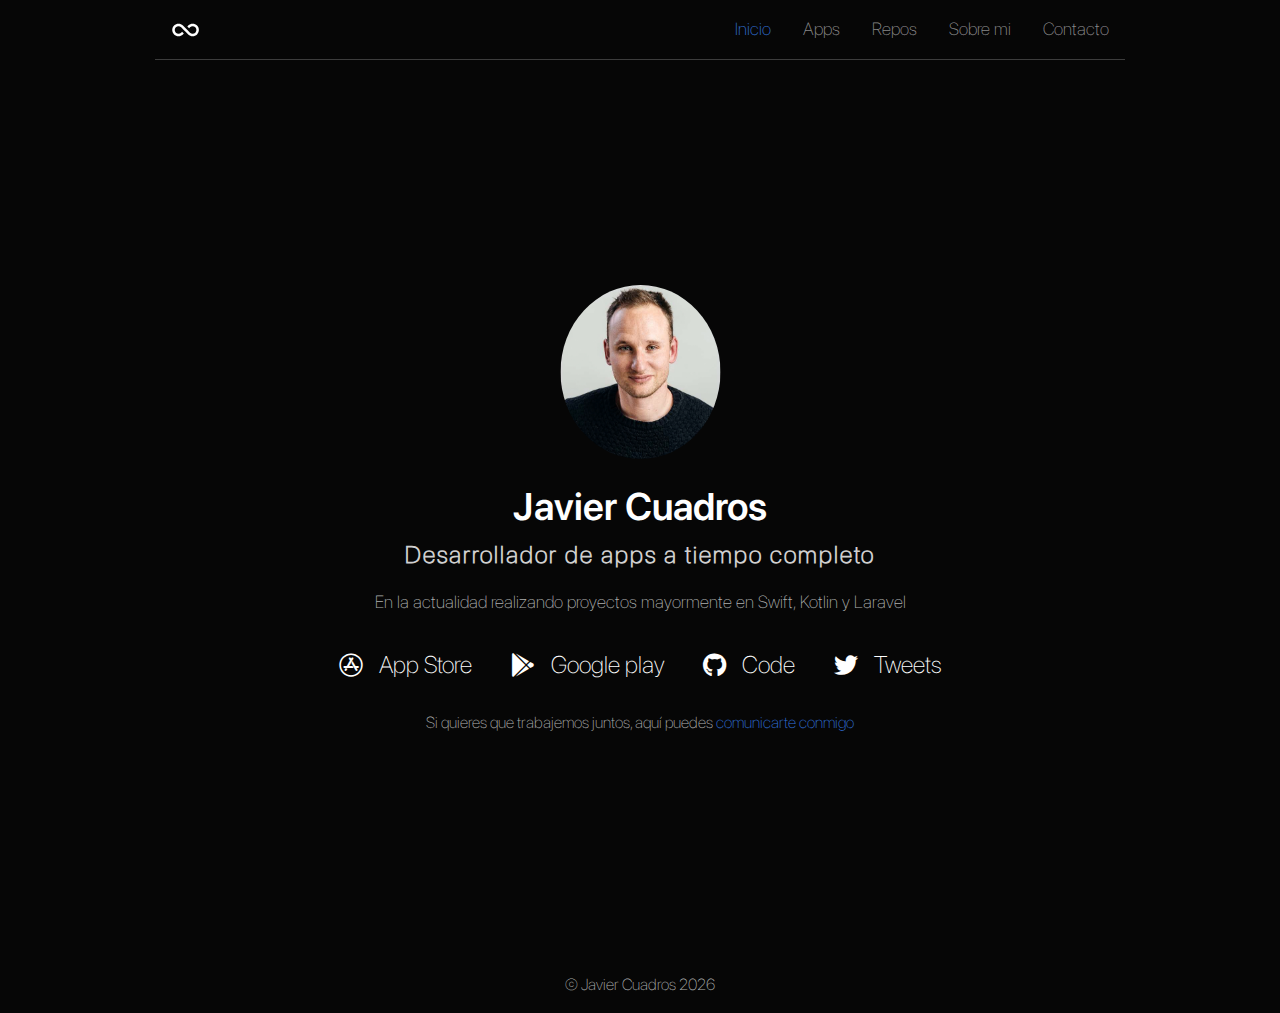
<file: index.html>
<html lang="es">
<head>
    <meta charset="UTF-8">
    <meta name="viewport"
          content="width=device-width, user-scalable=no, initial-scale=1.0, maximum-scale=1.0, minimum-scale=1.0">
    <title>Javier Cuadros | Inicio</title>
    <link rel="stylesheet" href="lib/css/bootstrap.min.css">
    <link rel="icon" href="lib/img/JC_Negra_3.ico" type="image/x-icon" />
    <!-- Estilos generales -->
    <link rel="stylesheet" type="text/css" href="lib/css/styles.css"/>
    <link rel="stylesheet" type="text/css" href="lib/css/normalize.css">

    <!-- Estilos de los recursos adicionales -->
    <link rel="stylesheet" type='text/css' href="lib/css/font-awesome/css/all.min.css"/>
</head>


<body>

<!-- HEADER: Navbar -->
<header class="container longitud-cabecera">
    <nav class="navbar navbar-expand-lg navbar-dark bg-body">
        <div class="content_logo_inicio">
            <a href="index.html">
                <img src="lib/img/infinity_icon.svg" alt="logo" class="logo">
            </a>
        </div>
        <button class="navbar-toggler" type="button" data-bs-toggle="collapse" data-bs-target="#navbarNavDropdown"
                aria-controls="navbarNavDropdown" aria-expanded="false" aria-label="Toggle navigation">
            <span class="navbar-toggler-icon"></span>
        </button>

        <div class=" collapse navbar-collapse" id="navbarNavDropdown">
            <ul class="navbar-nav ms-auto ">
                <li class="nav-item">
                    <a class="nav-link mx-2 active" aria-current="page" href="#">Inicio</a>
                </li>
                <li class="nav-item">
                    <a class="nav-link mx-2" href="pages/apps.html">Apps</a>
                </li>
                <li class="nav-item">
                    <a class="nav-link mx-2" href="pages/repos.html">Repos</a>
                </li>
                <li class="nav-item">
                    <a class="nav-link mx-2" href="pages/sobre_mi.html">Sobre mi</a>
                </li>
                <li class="nav-item">
                    <a class="nav-link mx-2" href="pages/contacto.html">Contacto</a>
                </li>
            </ul>
        </div>

    </nav>
</header>
<!-- FIN HEADER: Navbar -->
<!-- El main solo mostrará una imagen y textos de presentación -->
<main class="container presentacion elimina-padding content_general_centra">
        <section class="row justify-content-center align-items-center min-vh-100 content_central">
            <article class="col-md-6 col-lg-9 item flex-grow-1 column_content_central">
                <img class="rounded-circle" src="lib/img/foto-curriculum.jpg" alt=""/>
                <h3 class="nombre m0">Javier Cuadros</h3>
                <p class="titulo">Desarrollador de apps a tiempo completo</p>
                <p class="descripcion">En la actualidad realizando proyectos mayormente en Swift, Kotlin y Laravel</p>
                <!-- SECCIÓN DE ICONOS -->
                <section class="social">
                    <div class="has-text-centered">
                        <!-- ICONO -->
                        <a class="boton largo blanco" href="https://www.apple.com/es/app-store/" target="_blank">
                            <i class="fab fa-app-store" aria-hidden="true"></i>
                            <span>App Store</span>
                        </a>
                        <!-- ICONO -->
                        <a class="boton largo blanco" href="https://play.google.com/store?gl=ES" target="_blank">
                            <i class="fab fa-google-play" aria-hidden="true"></i>
                            <span>Google play</span>
                        </a>
                        <!-- ICONO -->
                        <a class="boton largo blanco" href="https://github.com/gabatx" target="_blank">
                            <i class="fab fa-github" aria-hidden="true"></i>
                            <span>Code</span>
                        </a>
                        <!-- ICONO -->
                        <a class="boton largo blanco" href="https://twitter.com/funCody_" target="_blank">
                            <i class="fab fa-twitter" aria-hidden="true"></i>
                            <span>Tweets</span>
                        </a>
                    </div>
                </section>
                <p class="descripcion-inicio">
                    Si quieres que trabajemos juntos, aquí puedes
                    <a href="pages/contacto.html">comunicarte conmigo</a>
                </p>
            </article>
        </section>

</main>

<footer class="container">
    <section class="copyright row">
        <p id="copyright">&copy; Javier Cuadros
            <script>document.getElementById('copyright').appendChild(document.createTextNode(new Date().getFullYear()))</script>
        </p>
    </section>
</footer>

<script type="text/javascript" src="lib/js/bootstrap.bundle.min.js"></script>
</body>
</html>
</file>
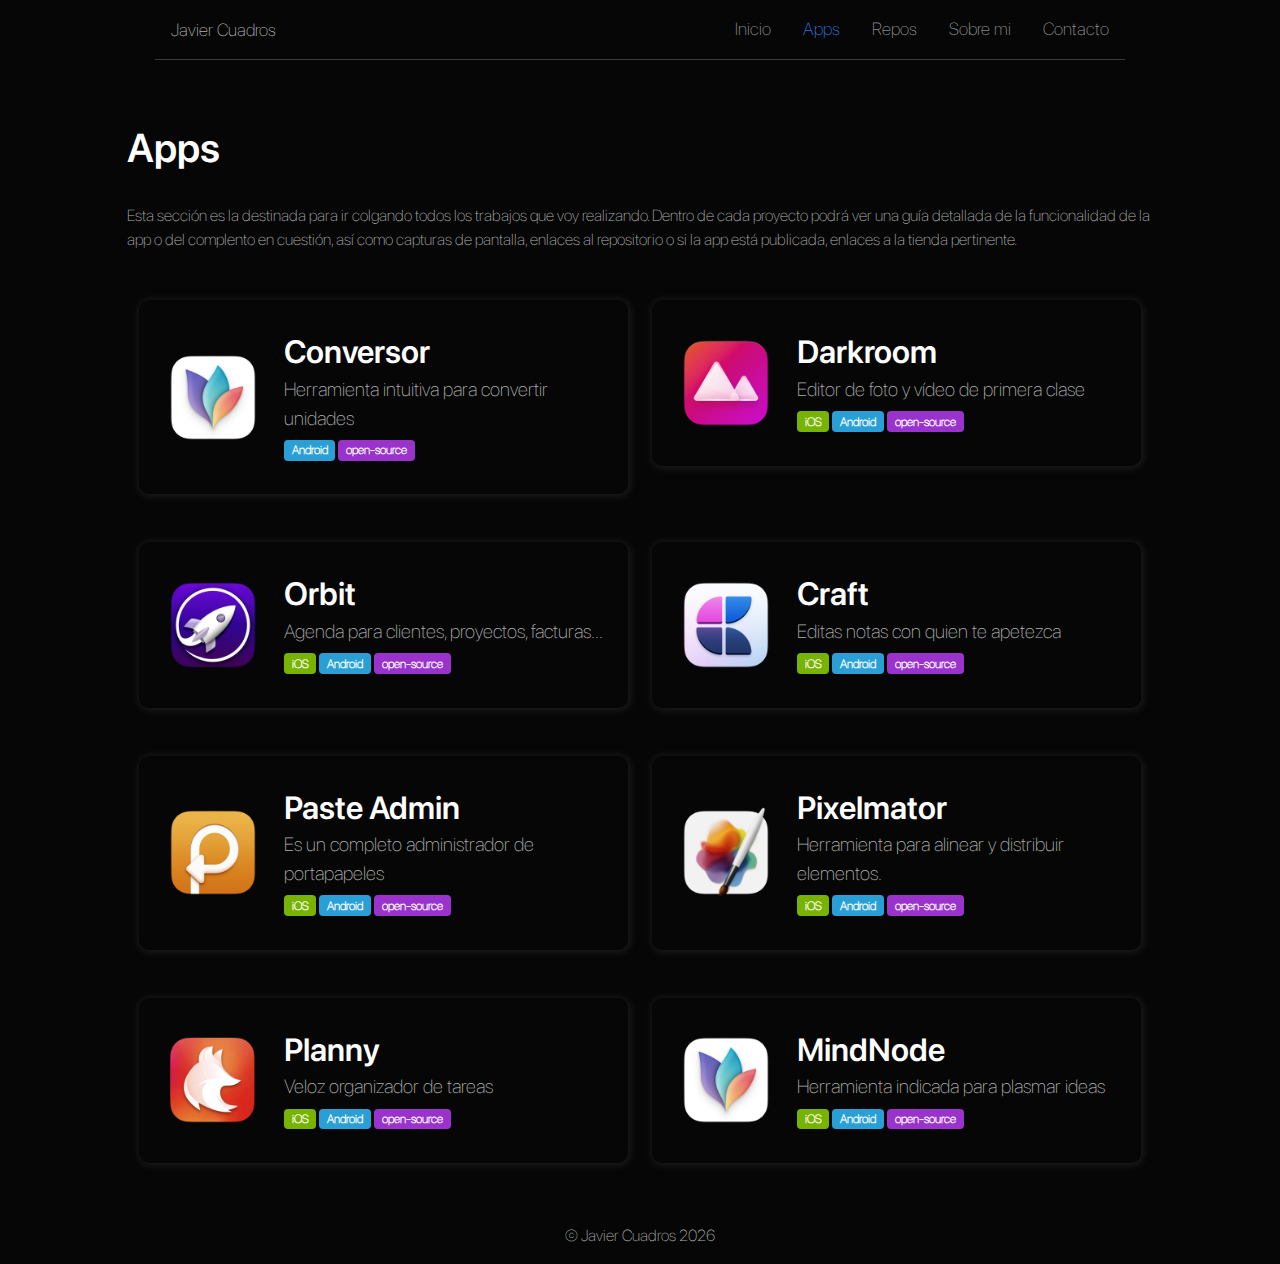
<file: pages/apps.html>
<html lang="es">
<head>
    <meta charset="UTF-8">
    <meta name="viewport"
          content="width=device-width, user-scalable=no, initial-scale=1.0, maximum-scale=1.0, minimum-scale=1.0">
    <title>Javier Cuadros  | Apps</title>
    <link rel="stylesheet" href="../lib/css/bootstrap.min.css">
    <link rel="icon" href="../lib/img/JC_Negra_3.ico" type="image/x-icon" />
    <!-- Estilos generales -->
    <link rel="stylesheet" type="text/css" href="../lib/css/styles.css"/>
    <link rel="stylesheet" type="text/css" href="../lib/css/normalize.css">

    <!-- Estilos de los recursos adicionales -->
    <link rel="stylesheet" type='text/css' href="../lib/css/font-awesome/css/all.min.css"/>
</head>
<body>


<!-- HEADER: Navbar -->
<header class="container longitud-cabecera">
    <nav class="navbar navbar-expand-lg navbar-dark bg-body">
        <div class="content_logo">
            <a href="../index.html">
                <span class="nombre_logo">Javier Cuadros</span>
            </a>
        </div>
        <button class="navbar-toggler" type="button" data-bs-toggle="collapse" data-bs-target="#navbarNavDropdown"
                aria-controls="navbarNavDropdown" aria-expanded="false" aria-label="Toggle navigation">
            <span class="navbar-toggler-icon"></span>
        </button>

        <div class=" collapse navbar-collapse" id="navbarNavDropdown">
            <ul class="navbar-nav ms-auto ">
                <li class="nav-item">
                    <a class="nav-link mx-2" aria-current="page" href="../index.html">Inicio</a>
                </li>
                <li class="nav-item">
                    <a class="nav-link mx-2 active" href="apps.html">Apps</a>
                </li>
                <li class="nav-item">
                    <a class="nav-link mx-2" href="repos.html">Repos</a>
                </li>
                <li class="nav-item">
                    <a class="nav-link mx-2" href="sobre_mi.html">Sobre mi</a>
                </li>
                <li class="nav-item">
                    <a class="nav-link mx-2" href="contacto.html">Contacto</a>
                </li>
            </ul>
        </div>

    </nav>
</header>
<!-- FIN HEADER: Navbar -->

<!-- APARTADO APPS  -->

<main class="container-fluid container">

    <section class="content_general_centra">
        <h1 class="h3 titulo_apps">Apps</h1>
        <p class="parrafo-intro">
            Esta sección es la destinada para ir colgando todos los trabajos que voy realizando. Dentro de cada proyecto
            podrá ver una guía detallada de la funcionalidad de la app o del complento en cuestión, así como capturas de pantalla, enlaces al
            repositorio o si la app está publicada, enlaces a la tienda pertinente.
        </p>
    </section>

    <!-- TODAS LAS APPS  -->
    <section class="row content_general">

        <!-- APP  -->
        <article class="col-lg-6 mb-sm-5">
            <a href="projects/conversor.html" class="enlace-app">
                <div class="card bg-body resalta">
                    <div class="row no-gutters justify-content-center align-items-center">
                        <div class="col-3 col-sm-3 col-md-2 col-lg-3">
                            <img class="card-img" src="../lib/img/proyectos/conversor/icon-1.png" alt="Suresh Dasari Card">
                        </div>
                        <div class="col-9 col-sm-9 col-md-10 col-lg-9">
                            <div class="card-body">
                                <h5 class="card-title mb-0 mb-md-1">Conversor</h5>
                                <p class="card-text mb-0 mb-md-1">Herramienta intuitiva para convertir unidades</p>
                                <span class="badge bg-primary">Android</span>
                                <span class="badge bg-info">open-source</span>
                            </div>
                        </div>
                    </div>
                </div>
            </a>
        </article>
        <!-- FIN APP  -->

        <!-- APP  -->
        <article class="col-lg-6 mb-sm-5">
            <a href="#" class="enlace-app">
                <div class="card bg-body resalta">
                    <div class="row no-gutters justify-content-center align-items-center">
                        <div class="col-3 col-sm-3 col-md-2 col-lg-3">
                            <img class="card-img" src="../lib/img/proyectos/icon-2.png" alt="Suresh Dasari Card">
                        </div>
                        <div class="col-9 col-sm-9 col-md-10 col-lg-9">
                            <div class="card-body">
                                <h5 class="card-title mb-0 mb-md-1">Darkroom</h5>
                                <p class="card-text mb-0 mb-md-1">Editor de foto y vídeo de primera clase</p>
                                <span class="badge bg-success">iOS</span>
                                <span class="badge bg-primary">Android</span>
                                <span class="badge bg-info">open-source</span>
                            </div>
                        </div>
                    </div>
                </div>
            </a>
        </article>
        <!-- FIN APP  -->

        <!-- APP  -->
        <article class="col-lg-6 mb-sm-5">
            <a href="#" class="enlace-app">
                <div class="card bg-body resalta">
                    <div class="row no-gutters justify-content-center align-items-center">
                        <div class="col-3 col-sm-3 col-md-2 col-lg-3">
                            <img class="card-img" src="../lib/img/proyectos/icon-3.png" alt="Suresh Dasari Card">
                        </div>
                        <div class="col-9 col-sm-9 col-md-10 col-lg-9">
                            <div class="card-body">
                                <h5 class="card-title mb-0 mb-md-1">Orbit</h5>
                                <p class="card-text mb-0 mb-md-1">Agenda para clientes, proyectos, facturas...</p>
                                <span class="badge bg-success">iOS</span>
                                <span class="badge bg-primary">Android</span>
                                <span class="badge bg-info">open-source</span>
                            </div>
                        </div>
                    </div>
                </div>
            </a>
        </article>
        <!-- FIN APP  -->

        <!-- APP  -->
        <article class="col-lg-6 mb-sm-5">
            <a href="#" class="enlace-app">
                <div class="card bg-body resalta">
                    <div class="row no-gutters justify-content-center align-items-center">
                        <div class="col-3 col-sm-3 col-md-2 col-lg-3">
                            <img class="card-img" src="../lib/img/proyectos/icon-4.png" alt="Suresh Dasari Card">
                        </div>
                        <div class="col-9 col-sm-9 col-md-10 col-lg-9">
                            <div class="card-body">
                                <h5 class="card-title mb-0 mb-md-1">Craft</h5>
                                <p class="card-text mb-0 mb-md-1">Editas notas con quien te apetezca</p>
                                <span class="badge bg-success">iOS</span>
                                <span class="badge bg-primary">Android</span>
                                <span class="badge bg-info">open-source</span>
                            </div>
                        </div>
                    </div>
                </div>
            </a>
        </article>
        <!-- FIN APP  -->

        <!-- APP  -->
        <article class="col-lg-6 mb-sm-5">
            <a href="#" class="enlace-app">
                <div class="card bg-body resalta">
                    <div class="row no-gutters justify-content-center align-items-center">
                        <div class="col-3 col-sm-3 col-md-2 col-lg-3">
                            <img class="card-img" src="../lib/img/proyectos/icon-5.png" alt="Suresh Dasari Card">
                        </div>
                        <div class="col-9 col-sm-9 col-md-10 col-lg-9">
                            <div class="card-body">
                                <h5 class="card-title mb-0 mb-md-1">Paste Admin</h5>
                                <p class="card-text mb-0 mb-md-1">Es un completo administrador de portapapeles</p>
                                <span class="badge bg-success">iOS</span>
                                <span class="badge bg-primary">Android</span>
                                <span class="badge bg-info">open-source</span>
                            </div>
                        </div>
                    </div>
                </div>
            </a>
        </article>
        <!-- FIN APP  -->

        <!-- APP  -->
        <article class="col-lg-6 mb-sm-5">
            <a href="#" class="enlace-app">
                <div class="card bg-body resalta">
                    <div class="row no-gutters justify-content-center align-items-center">
                        <div class="col-3 col-sm-3 col-md-2 col-lg-3">
                            <img class="card-img" src="../lib/img/proyectos/icon-6.png" alt="Suresh Dasari Card">
                        </div>
                        <div class="col-9 col-sm-9 col-md-10 col-lg-9">
                            <div class="card-body">
                                <h5 class="card-title mb-0 mb-md-1">Pixelmator</h5>
                                <p class="card-text mb-0 mb-md-1">Herramienta para alinear y distribuir elementos.</p>
                                <span class="badge bg-success">iOS</span>
                                <span class="badge bg-primary">Android</span>
                                <span class="badge bg-info">open-source</span>
                            </div>
                        </div>
                    </div>
                </div>
            </a>
        </article>
        <!-- FIN APP  -->

        <!-- APP  -->
        <article class="col-lg-6 mb-sm-5">
            <a href="#" class="enlace-app">
                <div class="card bg-body resalta">
                    <div class="row no-gutters justify-content-center align-items-center">
                        <div class="col-3 col-sm-3 col-md-2 col-lg-3">
                            <img class="card-img" src="../lib/img/proyectos/icon-7.png" alt="Suresh Dasari Card">
                        </div>
                        <div class="col-9 col-sm-9 col-md-10 col-lg-9">
                            <div class="card-body">
                                <h5 class="card-title mb-0 mb-md-1">Planny</h5>
                                <p class="card-text mb-0 mb-md-1">Veloz organizador de tareas</p>
                                <span class="badge bg-success">iOS</span>
                                <span class="badge bg-primary">Android</span>
                                <span class="badge bg-info">open-source</span>
                            </div>
                        </div>
                    </div>
                </div>
            </a>
        </article>
        <!-- FIN APP  -->

        <!-- APP  -->
        <article class="col-lg-6 mb-sm-5">
            <a href="#" class="enlace-app">
                <div class="card bg-body resalta">
                    <div class="row no-gutters justify-content-center align-items-center">
                        <div class="col-3 col-sm-3 col-md-2 col-lg-3">
                            <img class="card-img" src="../lib/img/proyectos/icon-8.png" alt="Suresh Dasari Card">
                        </div>
                        <div class="col-9 col-sm-9 col-md-10 col-lg-9">
                            <div class="card-body">
                                <h5 class="card-title mb-0 mb-md-1">MindNode</h5>
                                <p class="card-text mb-0 mb-md-1">Herramienta indicada para plasmar ideas</p>
                                <span class="badge bg-success">iOS</span>
                                <span class="badge bg-primary">Android</span>
                                <span class="badge bg-info">open-source</span>
                            </div>
                        </div>
                    </div>
                </div>
            </a>
        </article>
        <!-- FIN APP  -->

    </section>

</main>



<footer>
    <section class="copyright">
        <p id="copyright">&copy; Javier Cuadros
            <script>document.getElementById('copyright').appendChild(document.createTextNode(new Date().getFullYear()))</script>
        </p>
    </section>
</footer>


<script type="text/javascript" src="../lib/js/bootstrap.bundle.min.js"></script>
</body>
</html>
</file>
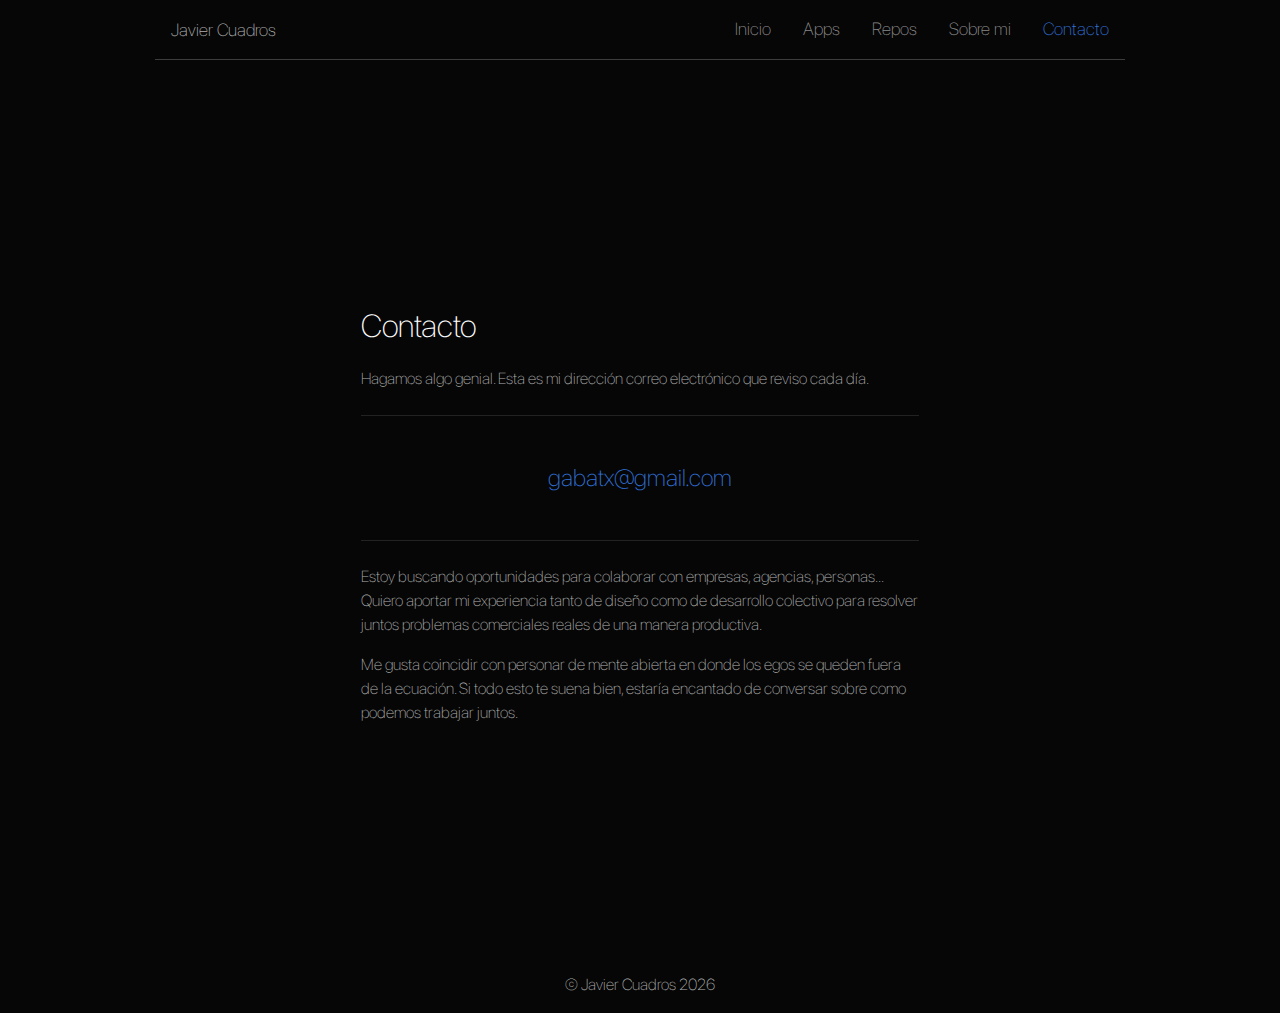
<file: pages/contacto.html>
<html lang="es">
<head>
    <meta charset="UTF-8">
    <meta name="viewport"
          content="width=device-width, user-scalable=no, initial-scale=1.0, maximum-scale=1.0, minimum-scale=1.0">
    <title>Javier Cuadros | Contacto</title>
    <link rel="stylesheet" href="../lib/css/bootstrap.min.css">
    <link rel="icon" href="../lib/img/JC_Negra_3.ico" type="image/x-icon" />
    <!-- Estilos generales -->
    <link rel="stylesheet" type="text/css" href="../lib/css/styles.css"/>
    <link rel="stylesheet" type="text/css" href="../lib/css/normalize.css">

    <!-- Estilos de los recursos adicionales -->
    <link rel="stylesheet" type='text/css' href="../lib/css/font-awesome/css/all.min.css"/>
</head>
<body>


<!-- HEADER: Navbar -->
<header class="container longitud-cabecera">
    <nav class="navbar navbar-expand-lg navbar-dark bg-body">
        <div class="content_logo">
            <a href="../index.html">
                <span class="nombre_logo">Javier Cuadros</span>
            </a>
        </div>
        <button class="navbar-toggler" type="button" data-bs-toggle="collapse" data-bs-target="#navbarNavDropdown"
                aria-controls="navbarNavDropdown" aria-expanded="false" aria-label="Toggle navigation">
            <span class="navbar-toggler-icon"></span>
        </button>

        <div class=" collapse navbar-collapse" id="navbarNavDropdown">
            <ul class="navbar-nav ms-auto ">
                <li class="nav-item">
                    <a class="nav-link mx-2" aria-current="page" href="../index.html">Inicio</a>
                </li>
                <li class="nav-item">
                    <a class="nav-link mx-2" href="apps.html">Apps</a>
                </li>
                <li class="nav-item">
                    <a class="nav-link mx-2" href="repos.html">Repos</a>
                </li>
                <li class="nav-item">
                    <a class="nav-link mx-2" href="sobre_mi.html">Sobre mi</a>
                </li>
                <li class="nav-item">
                    <a class="nav-link mx-2 active" href="contacto.html">Contacto</a>
                </li>
            </ul>
        </div>

    </nav>
</header>
<!-- FIN HEADER: Navbar -->


<main class="container content_general_centra">

    <section class="row justify-content-center align-items-center min-vh-100 content_central">
        <article class="col-lg-6 flex-grow-1 column_content_central">

            <h1>Contacto</h1>
            <p>
                Hagamos algo genial. Esta es mi dirección correo electrónico que reviso cada día.
            </p>
            <div class="pt-5 pb-5 mt-4 mb-4 h5 text-center border-bottom border-top border-light">
                <a href="mailto:gabatx@gmail.com">gabatx@gmail.com</a>
            </div>
            <p>
                Estoy buscando oportunidades para colaborar con empresas, agencias, personas... Quiero aportar mi experiencia
                tanto de diseño como de desarrollo colectivo para resolver juntos problemas comerciales reales de una manera productiva.
            </p>
            <p>
                Me gusta coincidir con personar de mente abierta en donde los egos se queden fuera de la ecuación. Si todo
                esto te suena bien, estaría encantado de conversar sobre como podemos trabajar juntos.
            </p>

        </article>
    </section>

</main>


<!-- FOOTER: -->
<footer>
    <section class="copyright">
        <p id="copyright">&copy; Javier Cuadros
            <script>document.getElementById('copyright').appendChild(document.createTextNode(new Date().getFullYear()))</script>
        </p>
    </section>
</footer>


<script type="text/javascript" src="../lib/js/bootstrap.bundle.min.js"></script>
</body>
</html>
</file>
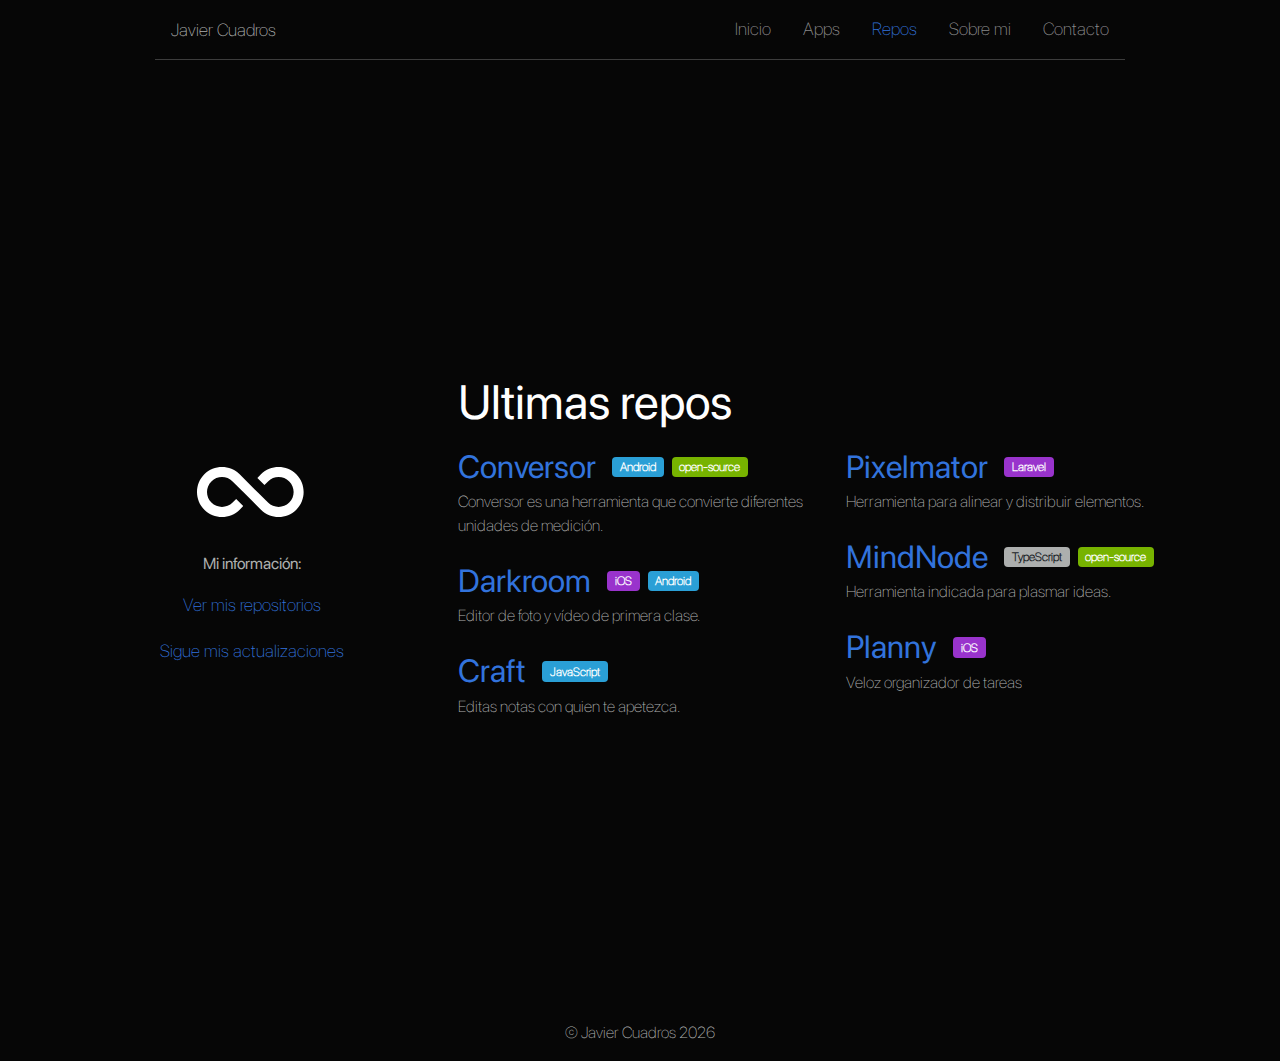
<file: pages/repos.html>
<html lang="es">
<head>
    <meta charset="UTF-8">
    <meta name="viewport"
          content="width=device-width, user-scalable=no, initial-scale=1.0, maximum-scale=1.0, minimum-scale=1.0">
    <title>Javier Cuadros | Repos</title>
    <link rel="stylesheet" href="../lib/css/bootstrap.min.css">
    <link rel="icon" href="../lib/img/JC_Negra_3.ico" type="image/x-icon" />
    <!-- Estilos generales -->
    <link rel="stylesheet" type="text/css" href="../lib/css/styles.css"/>
    <link rel="stylesheet" type="text/css" href="../lib/css/normalize.css">

    <!-- Estilos de los recursos adicionales -->
    <link rel="stylesheet" type='text/css' href="../lib/css/font-awesome/css/all.min.css"/>
</head>
<body>

<!-- HEADER: Navbar -->
<header class="container longitud-cabecera">
    <nav class="navbar navbar-expand-lg navbar-dark bg-body">
        <div class="content_logo">
            <a href="../index.html">
                <span class="nombre_logo">Javier Cuadros</span>
            </a>
        </div>
        <button class="navbar-toggler" type="button" data-bs-toggle="collapse" data-bs-target="#navbarNavDropdown"
                aria-controls="navbarNavDropdown" aria-expanded="false" aria-label="Toggle navigation">
            <span class="navbar-toggler-icon"></span>
        </button>

        <div class=" collapse navbar-collapse" id="navbarNavDropdown">
            <ul class="navbar-nav ms-auto ">
                <li class="nav-item">
                    <a class="nav-link mx-2" aria-current="page" href="../index.html">Inicio</a>
                </li>
                <li class="nav-item">
                    <a class="nav-link mx-2" href="apps.html">Apps</a>
                </li>
                <li class="nav-item">
                    <a class="nav-link mx-2 active" href="repos.html">Repos</a>
                </li>
                <li class="nav-item">
                    <a class="nav-link mx-2" href="sobre_mi.html">Sobre mi</a>
                </li>
                <li class="nav-item">
                    <a class="nav-link mx-2" href="contacto.html">Contacto</a>
                </li>
            </ul>
        </div>

    </nav>
</header>
<!-- FIN HEADER: Navbar -->

<!-- El main solo mostrará una imagen y textos de presentación -->
<main class="container presentacion elimina-padding content_general_centra seccion-repos mt-5">
    <section class="row justify-content-center align-items-center min-vh-100 content_central">
        <article class="flex-grow-1">
            <section class="row align-items-center">
                <article class="col-lg-4 item mb-5 mb-lg-0">
                    <img class="logo_repo " src="../lib/img/infinity_icon.svg" alt=""/>
                    <p class="mi-info">Mi información:</p>
                    <a href="https://github.com/gabatx?tab=repositories" target="_blank">
                        <p class="descripcion ">Ver mis repositorios</p>
                    </a>
                    <a href="https://twitter.com/funCody_" target="_blank">
                        <p class="descripcion">Sigue mis actualizaciones</p>
                    </a>
                </article>
                <article class="col-lg-8">
                    <h2 class="mb-3 titulo-ultimas-repos">Ultimas repos</h2>

                    <section class="row">

                        <article class="col-lg-6">
                            <!-- REPO -->
                            <section class="content-repo">
                                <div class="d-flex align-items-center mb-1">
                                    <a href="#"><span class="h4 text-reset me-3 titulo-repo">Conversor</span></a>
                                    <span class="badge bg-primary me-2">Android</span>
                                    <span class="badge bg-success">open-source</span>
                                </div>
                                <p>Conversor es una herramienta que convierte diferentes unidades de medición.</p>
                            </section>
                            <!-- FIN REPO -->

                            <!-- REPO -->
                            <section class="content-repo">
                                <div class="d-flex align-items-center mb-1">
                                    <a href="#"><span class="h4 text-reset me-3 titulo-repo">Darkroom</span></a>
                                    <span class="badge bg-info me-2">iOS</span>
                                    <span class="badge bg-primary me-2">Android</span>
                                </div>
                                <p>Editor de foto y vídeo de primera clase.</p>
                            </section>
                            <!-- FIN REPO -->

                            <!-- REPO -->
                            <section class="content-repo">
                                <div class="d-flex align-items-center mb-1">
                                    <a href="#"><span class="h4 text-reset me-3 titulo-repo">Craft</span></a>
                                    <span class="badge bg-primary me-2">JavaScript</span>
                                </div>
                                <p>Editas notas con quien te apetezca.</p>
                            </section>
                            <!-- FIN REPO -->
                        </article>
                        <article class="col-lg-6">

                            <!-- REPO -->
                            <section class="content-repo">
                                <div class="d-flex align-items-center mb-1">
                                    <a href="#"><span class="h4 text-reset me-3 titulo-repo">Pixelmator</span></a>
                                    <span class="badge bg-info me-2">Laravel</span>
                                </div>
                                <p>Herramienta para alinear y distribuir elementos.</p>
                            </section>
                            <!-- FIN REPO -->

                            <!-- REPO -->
                            <section class="content-repo">
                                <div class="d-flex align-items-center mb-1">
                                    <a href="#"><span class="h4 text-reset me-3 titulo-repo">MindNode</span></a>
                                    <span class="badge bg-dark me-2">TypeScript</span>
                                    <span class="badge bg-success">open-source</span>
                                </div>
                                <p>Herramienta indicada para plasmar ideas.</p>
                            </section>
                            <!-- FIN REPO -->

                            <!-- REPO -->
                            <section class="content-repo">
                                <div class="d-flex align-items-center mb-1">
                                    <a href="#"><span class="h4 text-reset me-3 titulo-repo">Planny</span></a>
                                    <span class="badge bg-info me-2">iOS</span>
                                </div>
                                <p>Veloz organizador de tareas</p>
                            </section>
                            <!-- FIN REPO -->

                        </article>
                    </section>
                </article>
            </section>
        </article>
    </section>

</main>


<!-- FOOTER: -->
<footer>
    <section class="copyright">
        <p id="copyright">&copy; Javier Cuadros
            <script>document.getElementById('copyright').appendChild(document.createTextNode(new Date().getFullYear()))</script>
        </p>
    </section>
</footer>


<script type="text/javascript" src="../lib/js/bootstrap.bundle.min.js"></script>
</body>
</html>
</file>
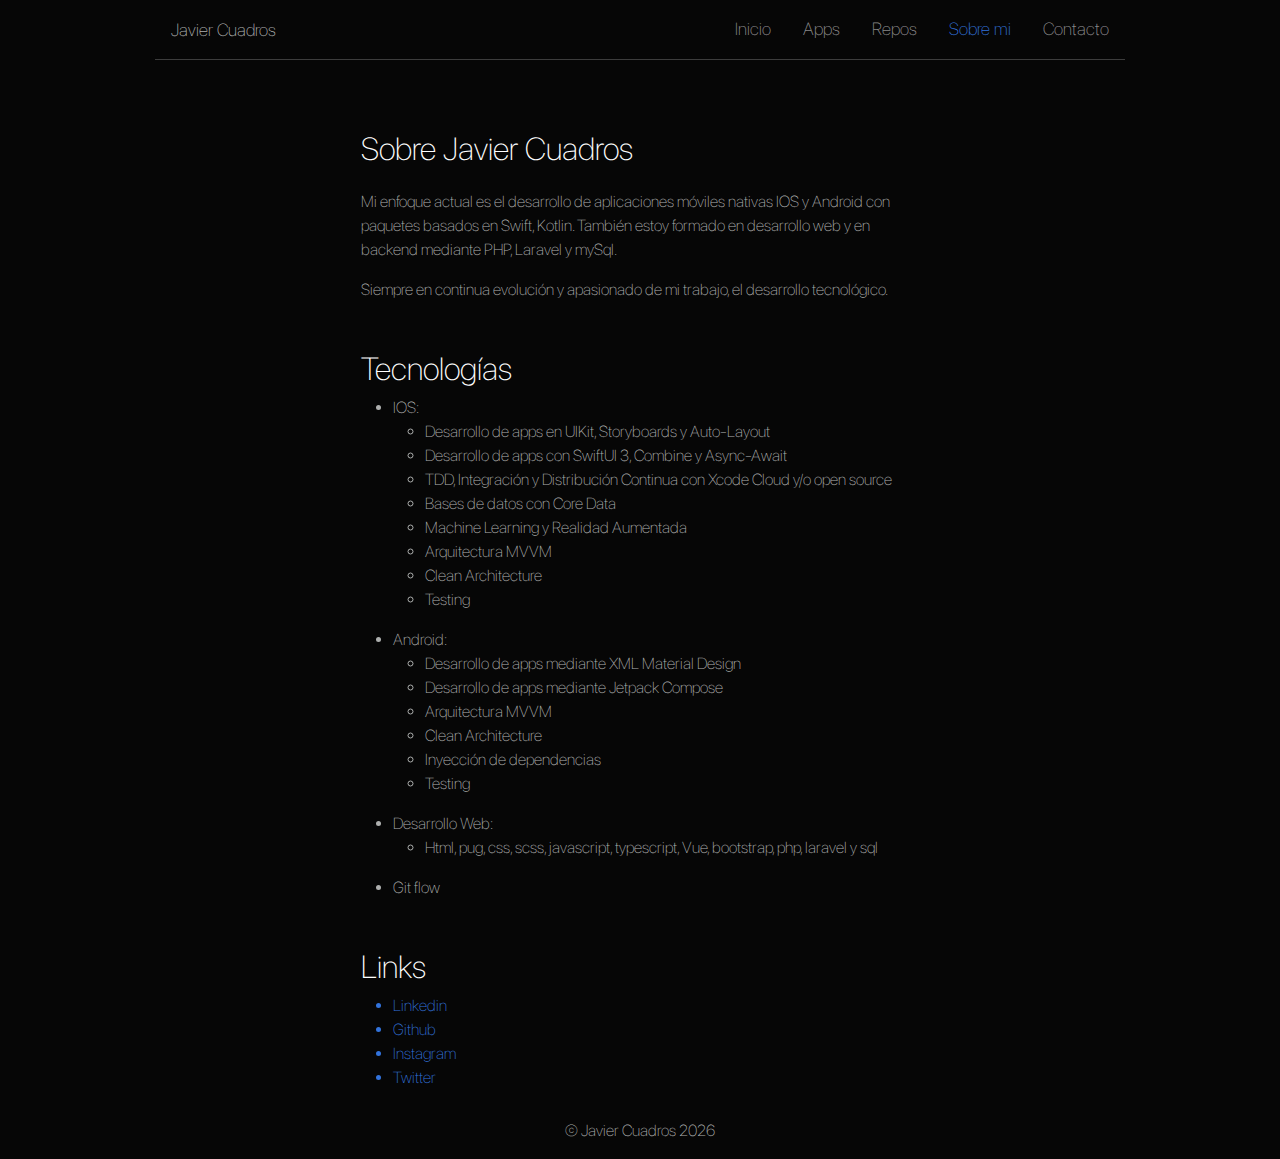
<file: pages/sobre_mi.html>
<html lang="es">
<head>
    <meta charset="UTF-8">
    <meta name="viewport"
          content="width=device-width, user-scalable=no, initial-scale=1.0, maximum-scale=1.0, minimum-scale=1.0">
    <title>Javier Cuadros | Sobre mi</title>
    <link rel="stylesheet" href="../lib/css/bootstrap.min.css">
    <link rel="icon" href="../lib/img/JC_Negra_3.ico" type="image/x-icon" />
    <!-- Estilos generales -->
    <link rel="stylesheet" type="text/css" href="../lib/css/styles.css"/>
    <link rel="stylesheet" type="text/css" href="../lib/css/normalize.css">

    <!-- Estilos de los recursos adicionales -->
    <link rel="stylesheet" type='text/css' href="../lib/css/font-awesome/css/all.min.css"/>
</head>
<body>


<!-- HEADER: Navbar -->
<header class="container longitud-cabecera">
    <nav class="navbar navbar-expand-lg navbar-dark bg-body">
        <div class="content_logo">
            <a href="../index.html">
                <span class="nombre_logo">Javier Cuadros</span>
            </a>
        </div>
        <button class="navbar-toggler" type="button" data-bs-toggle="collapse" data-bs-target="#navbarNavDropdown"
                aria-controls="navbarNavDropdown" aria-expanded="false" aria-label="Toggle navigation">
            <span class="navbar-toggler-icon"></span>
        </button>

        <div class=" collapse navbar-collapse" id="navbarNavDropdown">
            <ul class="navbar-nav ms-auto ">
                <li class="nav-item">
                    <a class="nav-link mx-2" aria-current="page" href="#">Inicio</a>
                </li>
                <li class="nav-item">
                    <a class="nav-link mx-2" href="apps.html">Apps</a>
                </li>
                <li class="nav-item">
                    <a class="nav-link mx-2" href="repos.html">Repos</a>
                </li>
                <li class="nav-item">
                    <a class="nav-link mx-2 active" href="sobre_mi.html">Sobre mi</a>
                </li>
                <li class="nav-item">
                    <a class="nav-link mx-2" href="contacto.html">Contacto</a>
                </li>
            </ul>
        </div>

    </nav>
</header>
<!-- FIN HEADER: Navbar -->

<main class="container content_general_centra">

    <section class="row justify-content-center align-items-center min-vh-100 content_central">
        <article class="col-md-6 mt-5">

            <h1>Sobre Javier Cuadros</h1>
            <p>
                Mi enfoque actual es el desarrollo de aplicaciones móviles nativas IOS y Android con paquetes basados en
                Swift, Kotlin. También estoy formado en desarrollo web y en backend mediante PHP, Laravel y mySql.
            </p>
            <p>
               Siempre en continua evolución y apasionado de mi trabajo, el desarrollo tecnológico.
            </p>

            <h4 class="mt-5">Tecnologías</h4>
            <ul>
                <li>IOS:
                    <ul>
                        <li>Desarrollo de apps en UIKit, Storyboards y Auto-Layout</li>
                        <li>Desarrollo de apps con SwiftUI 3, Combine y Async-Await</li>
                        <li>TDD, Integración y Distribución Continua con Xcode Cloud y/o open source</li>
                        <li>Bases de datos con Core Data</li>
                        <li>Machine Learning y Realidad Aumentada</li>
                        <li>Arquitectura MVVM</li>
                        <li>Clean Architecture</li>
                        <li>Testing</li>
                    </ul>
                </li>
                <li class="mt-3">Android:
                    <ul>
                        <li>Desarrollo de apps mediante XML Material Design</li>
                        <li>Desarrollo de apps mediante Jetpack Compose</li>
                        <li>Arquitectura MVVM</li>
                        <li>Clean Architecture</li>
                        <li>Inyección de dependencias</li>
                        <li>Testing</li>
                    </ul>
                </li>
                <li class="mt-3">Desarrollo Web:
                    <ul>
                        <li>Html, pug, css, scss, javascript, typescript, Vue, bootstrap, php, laravel y sql</li>
                    </ul>
                </li>
                <li class="mt-3">Git flow</li>
            </ul>
            <h4 class="mt-5">Links</h4>
            <ul>
                <a href="https://www.linkedin.com/in/javier-cuadros/" target="_blank">
                    <li>Linkedin</li>
                </a>
                <a href="https://github.com/gabatx" target="_blank">
                    <li>Github</li>
                </a>
                <a href="https://www.instagram.com/funcody_/" target="_blank">
                    <li>Instagram</li>
                </a>
                <a href="https://twitter.com/funCody_" target="_blank">
                    <li>Twitter</li>
                </a>
            </ul>

        </article>
    </section>

</main>


<!-- FOOTER: -->
<footer>
    <section class="copyright">
        <p id="copyright">&copy; Javier Cuadros
            <script>document.getElementById('copyright').appendChild(document.createTextNode(new Date().getFullYear()))</script>
        </p>
    </section>
</footer>


<script type="text/javascript" src="../lib/js/bootstrap.bundle.min.js"></script>
</body>
</html>
</file>
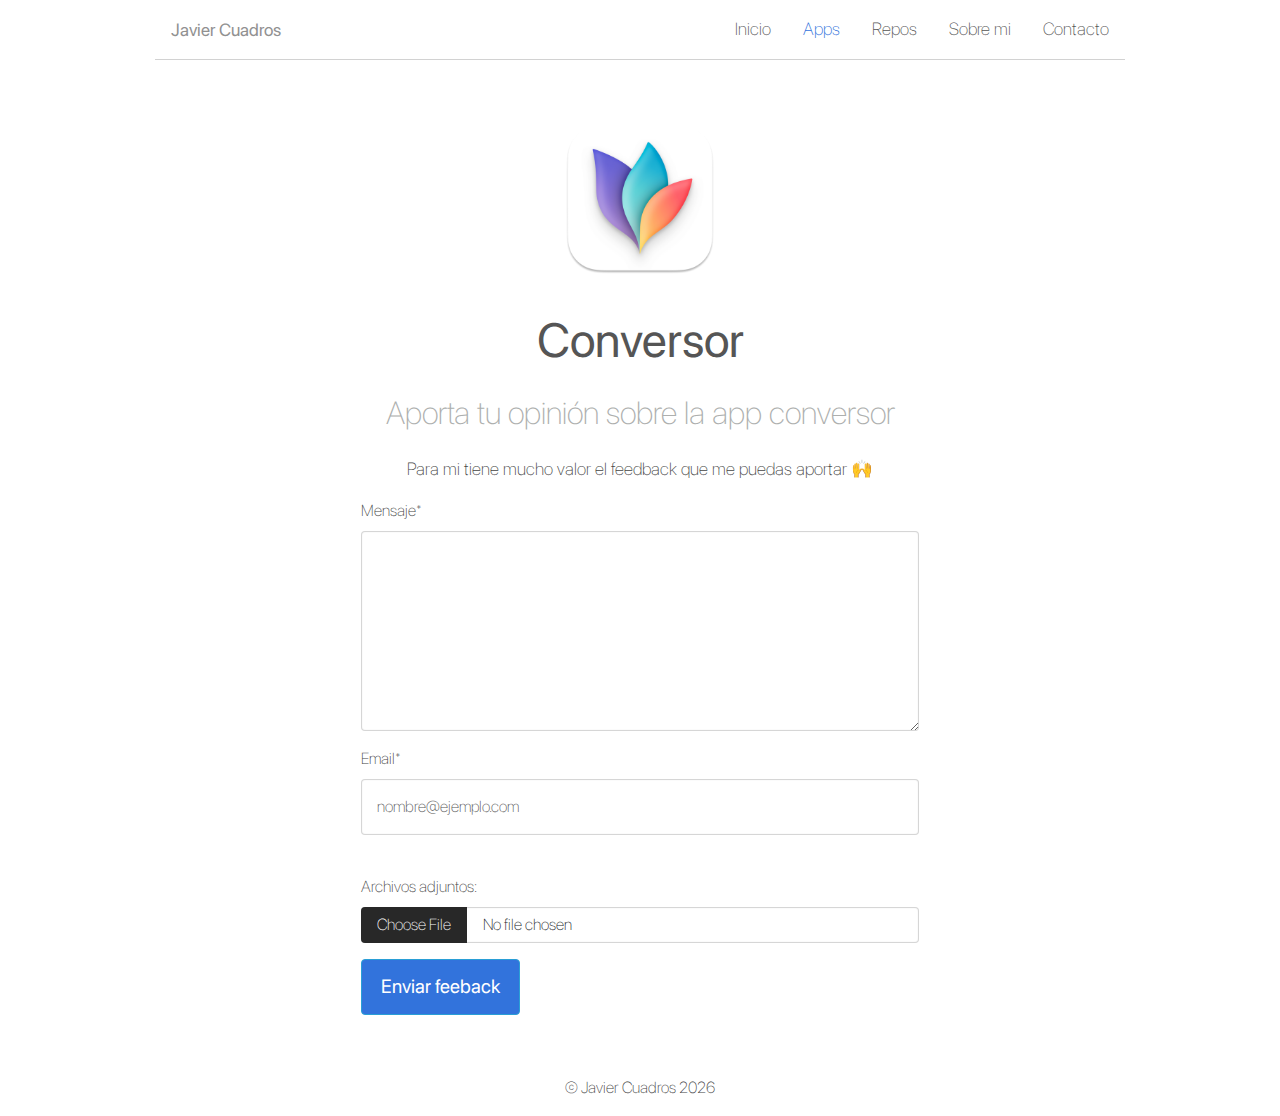
<file: pages/soporte.html>
<html lang="es">
<head>
    <meta charset="UTF-8">
    <meta name="viewport"
          content="width=device-width, user-scalable=no, initial-scale=1.0, maximum-scale=1.0, minimum-scale=1.0">
    <title>Javier Cuadros | Soporte</title>
    <link rel="stylesheet" href="../lib/css/bootstrap.min.css">
    <link rel="icon" href="../lib/img/JC_Negra_3.ico" type="image/x-icon" />
    <!-- Estilos generales -->
    <link rel="stylesheet" type="text/css" href="../lib/css/styles.css"/>
    <link rel="stylesheet" type="text/css" href="../lib/css/normalize.css">

    <!-- Estilos de los recursos adicionales -->
    <link rel="stylesheet" type='text/css' href="../lib/css/font-awesome/css/all.min.css"/>
</head>
<body class="bg-white modo-claro">


<!-- HEADER: Navbar -->
<header class="container longitud-cabecera">
    <nav class="navbar navbar-expand-lg navbar-dark ">
        <div class="content_logo">
            <a href="../index.html">
                <span class="nombre_logo">Javier Cuadros</span>
            </a>
        </div>
        <button class="navbar-toggler" type="button" data-bs-toggle="collapse" data-bs-target="#navbarNavDropdown"
                aria-controls="navbarNavDropdown" aria-expanded="false" aria-label="Toggle navigation">
            <span class="navbar-toggler-icon"></span>
        </button>

        <div class=" collapse navbar-collapse" id="navbarNavDropdown">
            <ul class="navbar-nav ms-auto ">
                <li class="nav-item">
                    <a class="nav-link mx-2 text-secondary" aria-current="page" href="../">Inicio</a>
                </li>
                <li class="nav-item">
                    <a class="nav-link mx-2 active text-secondary" href="apps.html">Apps</a>
                </li>
                <li class="nav-item">
                    <a class="nav-link mx-2 text-secondary" href="repos.html">Repos</a>
                </li>
                <li class="nav-item">
                    <a class="nav-link mx-2 text-secondary" href="sobre_mi.html">Sobre mi</a>
                </li>
                <li class="nav-item">
                    <a class="nav-link mx-2 text-secondary" href="contacto.html">Contacto</a>
                </li>
            </ul>
        </div>

    </nav>
</header>
<!-- FIN HEADER: Navbar -->


<main class="container mt-5 mb-5 content_general_centra">


    <section class="row">

        <article class="text-center">
            <div class="imagen-proyecto">
                <img src="../lib/img/proyectos/conversor/icon-1.png" alt="imagen-proyecto">
            </div>
            <h1 class="titulo-proyecto h2 mt-4 text-secondary">Conversor</h1>
            <h2 class="subtitulo-proyecto h2 mt-4 mb-4">Aporta tu opinión sobre la app conversor</h2>
            <p class="feeback">Para mi tiene mucho valor el feedback que me puedas aportar 🙌</p>

        </article>

        <!-- FORMULARIO -->
        <article class="offset-lg-3 col-lg-6 offset-lg-3">
            <form action="" enctype="multipart/form-data">
                <div class="form-group">
                    <div class="mb-3">
                        <label for="idTextArea" class="form-label">Mensaje*</label>
                        <textarea class="form-control" id="idTextArea" rows="3" name="mensaje"></textarea>
                    </div>

                    <div class="form-group mb-3">
                        <label for="idInputEmail" class="form-label">Email*</label>
                        <input type="email" class="form-control p-3" id="idInputEmail" placeholder="nombre@ejemplo.com" name="email">
                    </div>

                    <div class="form-group">
                        <label for="idArchivosAdjuntos" class="form-label mt-4">Archivos adjuntos:</label>
                        <input class="form-control" type="file" id="idArchivosAdjuntos" name="archivos_adjuntos">
                    </div>
                    <div class="form-group mt-3">
                        <button type="button" class="btn btn-primary boton-feeback">Enviar feeback</button>
                    </div>
                </div>
            </form>
        </article>

    </section>
</main>


<!-- FOOTER: -->
<footer>
    <section class="copyright">
        <p id="copyright">&copy; Javier Cuadros
            <script>document.getElementById('copyright').appendChild(document.createTextNode(new Date().getFullYear()))</script>
        </p>
    </section>
</footer>


<script type="text/javascript" src="../lib/js/bootstrap.bundle.min.js"></script>
</body>
</html>
</file>
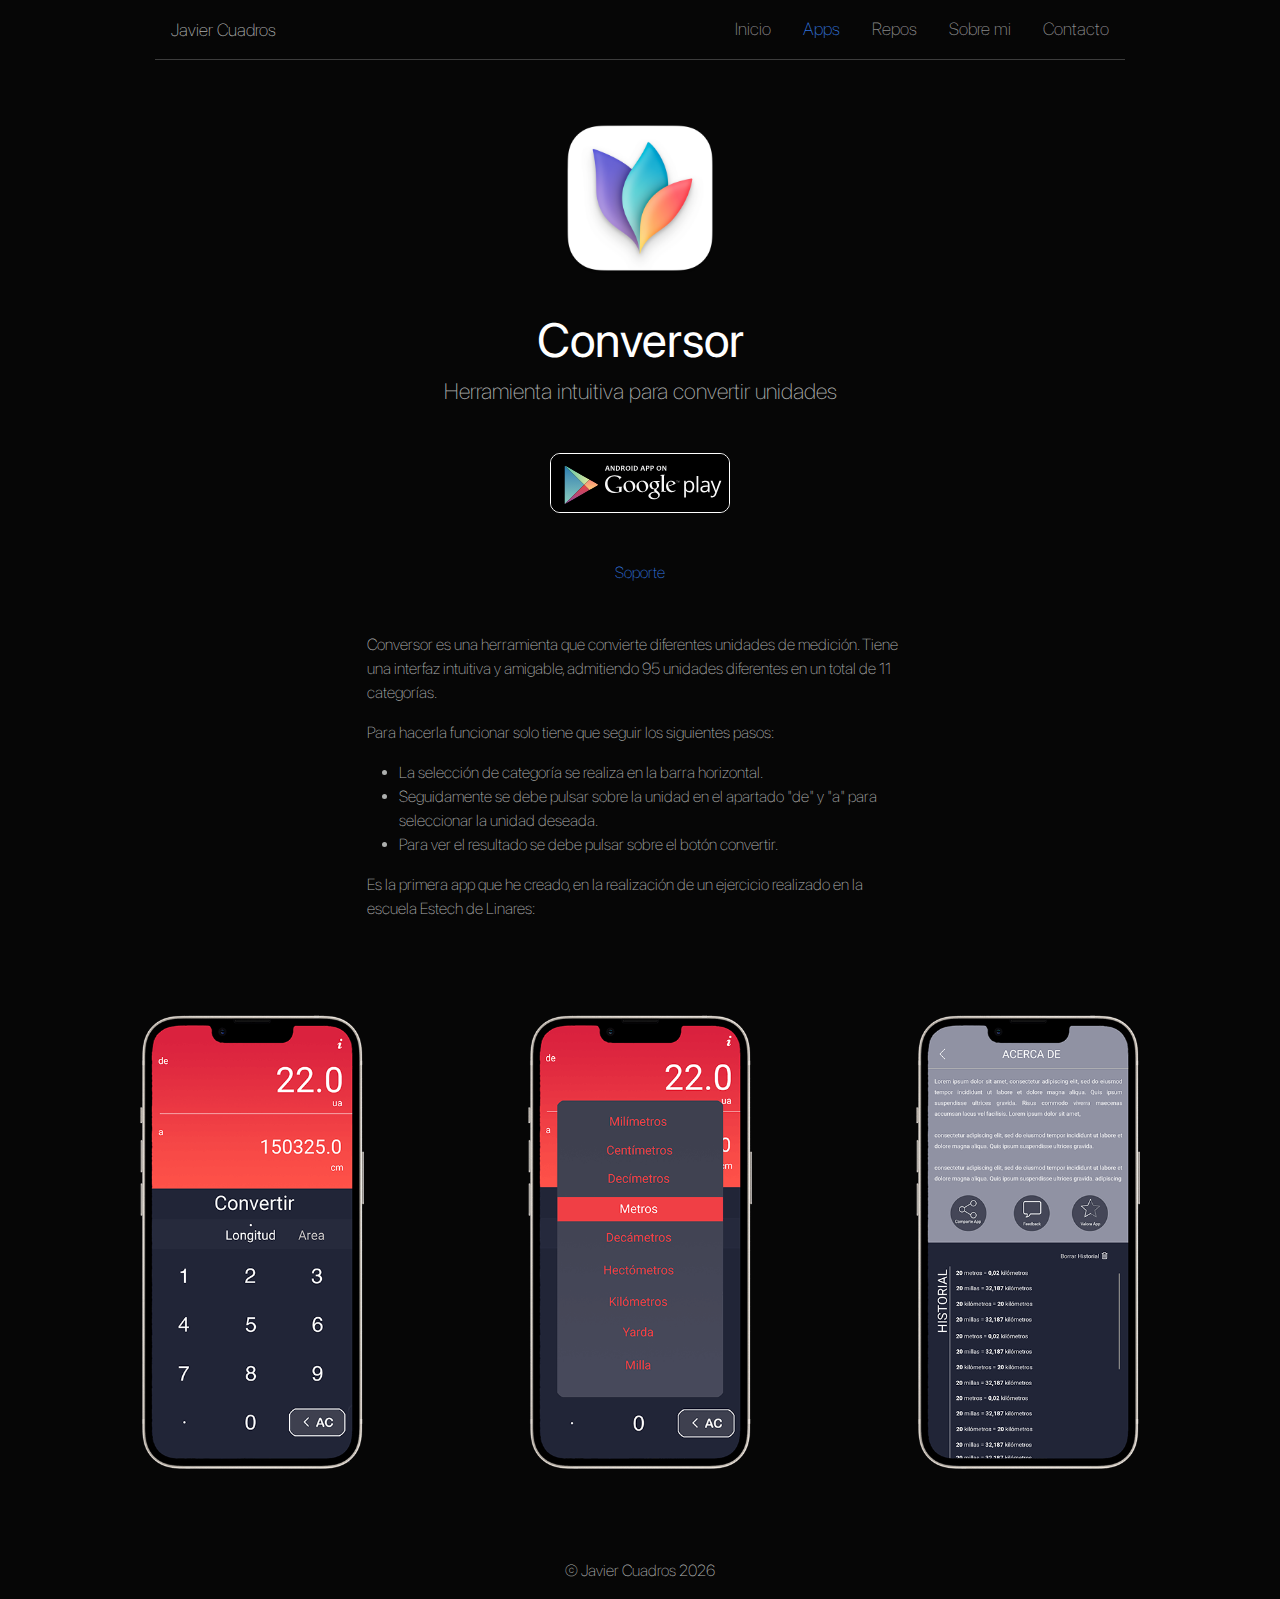
<file: pages/projects/conversor.html>
<html lang="es">
<head>
    <meta charset="UTF-8">
    <meta name="viewport"
          content="width=device-width, user-scalable=no, initial-scale=1.0, maximum-scale=1.0, minimum-scale=1.0">
    <title>Javier Cuadros | App</title>
    <link rel="stylesheet" href="../../lib/css/bootstrap.min.css">
    <link rel="icon" href="../../lib/img/JC_Negra_3.ico" type="image/x-icon" />

    <!-- Estilos generales -->
    <link rel="stylesheet" type="text/css" href="../../lib/css/styles.css"/>
    <link rel="stylesheet" type="text/css" href="../../lib/css/normalize.css">

    <!-- Estilos de los recursos adicionales -->
    <link rel="stylesheet" type='text/css' href="../../lib/css/font-awesome/css/all.min.css"/>
</head>
<body>


<!-- HEADER: Navbar -->
<header class="container longitud-cabecera">
    <nav class="navbar navbar-expand-lg navbar-dark bg-body">
        <div class="content_logo">
            <a href="../../index.html">
                <span class="nombre_logo">Javier Cuadros</span>
            </a>
        </div>
        <button class="navbar-toggler" type="button" data-bs-toggle="collapse" data-bs-target="#navbarNavDropdown"
                aria-controls="navbarNavDropdown" aria-expanded="false" aria-label="Toggle navigation">
            <span class="navbar-toggler-icon"></span>
        </button>

        <div class=" collapse navbar-collapse" id="navbarNavDropdown">
            <ul class="navbar-nav ms-auto ">
            <li class="nav-item">
                <a class="nav-link mx-2" aria-current="page" href="../../index.html">Inicio</a>
            </li>
            <li class="nav-item">
                <a class="nav-link mx-2 active" href="../apps.html">Apps</a>
            </li>
            <li class="nav-item">
                <a class="nav-link mx-2" href="../repos.html">Repos</a>
            </li>
            <li class="nav-item">
                <a class="nav-link mx-2" href="../sobre_mi.html">Sobre mi</a>
            </li>
            <li class="nav-item">
                <a class="nav-link mx-2" href="../contacto.html">Contacto</a>
            </li>
            </ul>
        </div>

    </nav>
</header>
<!-- FIN HEADER: Navbar -->

<main class="container mt-5 content_general_centra">
    <section class="row justify-content-center">
        <article class="text-center">
            <div class="imagen-proyecto">
                <img src="../../lib/img/proyectos/conversor/icon-1.png" alt="imagen-proyecto">
            </div>
            <h1 class="titulo-proyecto h2 mt-4">Conversor</h1>
            <h2 class="subtitulo-proyecto h5">Herramienta intuitiva para convertir unidades</h2>
            <div class="mt-5 mb-5 imagen-plataforma">
                <a href="https://www.apple.com/es/app-store/" target="_blank">
                    <img src="../../lib/img/google-play.svg" alt="App Store">
                </a>
            </div>
            <a href="../../pages/soporte.html">Soporte</a>
        </article>

        <article class="row mt-5">
            <article class="offset-lg-3 col-lg-6 offset-lg-3">
                <p>Conversor es una herramienta que convierte diferentes unidades de medición. Tiene una interfaz intuitiva y amigable, admitiendo 95 unidades diferentes en un total de 11 categorías.</p>
                <p>Para hacerla funcionar solo tiene que seguir los siguientes pasos:</p>
                <ul>
                    <li>La selección de categoría se realiza en la barra horizontal.</li>
                    <li>Seguidamente se debe pulsar sobre la unidad en el apartado "de" y "a" para seleccionar la unidad deseada.</li>
                    <li>Para ver el resultado se debe pulsar sobre el botón convertir.</li>
                </ul>
                <p>Es la primera app que he creado, en la realización de un ejercicio realizado en la escuela Estech de Linares:</p>
            </article>
        </article>
    </section>


    <!-- SECCIÓN DEDICADA A LAS CAPTURAS DE PANTALLA  -->
    <section class="row justify-content-center mt-5 mb-5">

        <article class="col-md-4 content_captura_proyecto">
            <img src="../../lib/img/proyectos/conversor/conversor_1.png" alt="">
        </article>
        <article class="col-md-4 content_captura_proyecto">
            <img src="../../lib/img/proyectos/conversor/conversor_2.png" alt="">
        </article>
        <article class="col-md-4 content_captura_proyecto">
            <img src="../../lib/img/proyectos/conversor/conversor_3.png" alt="">
        </article>
        
    </section>
</main>


<!-- El main solo mostrará una imagen y textos de presentación -->
<footer>
    <section class="copyright">
        <p id="copyright">&copy; Javier Cuadros
            <script>document.getElementById('copyright').appendChild(document.createTextNode(new Date().getFullYear()))</script>
        </p>
    </section>
</footer>


<script type="text/javascript" src="../../lib/js/bootstrap.bundle.min.js"></script>
</body>
</html>
</file>
<file: lib/css/styles.css>
@import 'fonts.css';
/* ------- GENERALES ------*/
*,
*::after,
*::before {
    box-sizing: border-box;
    margin: 0;
    padding: 0;
}

@media (min-width: 992px) {
    .longitud-cabecera {
        max-width: 970px !important;
    }
}

@media (max-width: 991px) {
    .longitud-cabecera {
        min-width: 100% !important;
    }
}

body {
    display: flex;
    flex-flow: column;
    min-height: 100vh;
    font-family: SF-Pro-Display-Thin, sans-serif;
}

main {
    flex: 1;
}

.container {
    padding-left: 0 !important;
    padding-right: 0 !important;
}

/* ------- CABECERA ------*/

.nombre_logo {
    display: inline-block;
    font-size: 1.1rem;
    color: #adafae;
}

@media (max-width: 992px) {

    li {
        padding-left: 1rem;
        padding-right: 1rem;
    }
}

li a {
    font-size: 1.1rem;
    margin-top: .5rem;
    margin-bottom: .5rem;
}

.active {
    color: #3273dc !important;
}

nav .content_logo_inicio {
    cursor: pointer;
    margin-left: 1rem;
    width: 30px;
}

nav .content_logo {
    cursor: pointer;
    margin-left: 1rem;
}

nav .logo,
.logo_repo {
    filter: invert(100%);
    width: 100%;
}

.navbar {
    padding: 0;
}

nav {
    padding: 0;
}


img {
    width: 100%;
}

header {
    border-bottom: 1px solid rgba(255, 255, 255, 0.22);
}


.imagen {
    width: 150px;
}

.nombre {
    font-family: SF-Pro-Display-Semibold, sans-serif;
    margin-top: 1.5rem;
    color: white;
    font-size: 2.4rem;
}

.titulo {
    font-weight: bold;
    color: #d0d0d0;
    letter-spacing: 2px;
    font-size: 1.5rem;
}

/* Centra el contenido horizontalmente y lo sube ligeramente hacia arriba*/

.content_central {
    position: relative;
}

.column_content_central {
    position: absolute;
    top: 25%;
    left: 50%;
    transform: translate(-50%);
}

/* Reinicia sus valores en la posición móvil*/
@media (max-width: 576px) {
    .column_content_central {
        position: initial;
        top: initial;
        left: initial;
        transform: initial;
    }
}

.presentacion .item img {
    max-width: 160px;
}

.presentacion .item {
    text-align: center;
}

nav li {
    border-bottom: 1px solid transparent;
}

nav li:hover {
    border-bottom: 1px solid #3273dc;
}

.presentacion .item .descripcion {
    font-size: 1.1rem;
    margin-top: 1rem;
    margin-bottom: 20px;
}

.boton.largo span {
    margin-left: 1rem;
}

@media (max-width: 576px) {
    .boton.largo span {
        margin-left: .4rem;
    }
}

.boton.blanco {
    font-size: 1.5rem;
    border-color: transparent;
    color: white;
}


.boton {
    -moz-appearance: none;
    -webkit-appearance: none;
    align-items: center;
    border: 1px solid transparent;
    border-radius: 4px;
    box-shadow: none;
    display: inline-flex;
    font-size: 1rem;
    height: 2.5em;
    justify-content: flex-start;
    line-height: 1.5;
    padding: calc(0.5em - 1px) calc(0.75em - 1px);
    vertical-align: top;
    margin-bottom: 1rem;
}

.boton:hover {
    background-color: #0e0e0e;
}

a {
    color: #3273dc;
    cursor: pointer;
    text-decoration: none;
}


/* -------- PÁGINA APPS -------- */

.content_general_centra {
    margin: 0 auto;
    width: 90%;
}

.content_general {
    margin: 0 auto;
    width: 90%;
}

@media (max-width: 576px) {
    .content_general {
        width: 100%;
    }
}

.titulo_apps {
    margin: 4rem 0 2rem;
    font-family: SF-Pro-Display-Semibold, sans-serif;
}

.parrafo-intro {
    margin-bottom: 3rem;
}

@media (max-width: 576px) {
    .parrafo-intro {
        margin-bottom: 1rem;
    }
}

.content_app {
    margin-bottom: 3rem !important;
}

.card-img {
    margin-left: 1.3rem;
    filter: grayscale(20%);
}

.card {
    padding-top: 1.0rem;
    padding-bottom: 1.0rem;
}

.card-title {
    color: white;
    font-size: 2rem;
    font-family: SF-Pro-Display-Semibold, sans-serif;
}

.card-text {
    color: #adafae;
    font-size: 1.2rem;
}

@media (max-width: 576px) {
    .card-text {
        font-size: 1rem;
    }
}


.card.resalta {
    border-radius: 10px;
    box-shadow: 1px 1px 10px 1px rgba(255, 255, 255, 0.1);
    transition: all, .3s;
}

.card.resalta:hover {
    box-shadow: 1px 1px 10px 1px rgba(255, 255, 255, 0.22);
}

@media (max-width: 576px) {

    .card.resalta:hover {
        box-shadow: initial;
    }

    .card.resalta {
        border-radius: initial;
        box-shadow: initial;
        border-bottom: 1px solid rgba(173, 175, 174, 0.2);
    }
}

/*  PROYECTO INDIVIDUAL  */

.titulo-proyecto {
    font-family: SF-Pro-Display-Regular, sans-serif;
}

.subtitulo-proyecto {
    color: #adafae;
    font-size: 1.4rem;
}

.imagen-proyecto {
    margin: 0 auto;
    width: 180px;
}


.imagen-plataforma {
    margin: 0 auto;
    width: 180px;
}

.imagen-plataforma img {
    border: 1px solid white;
    border-radius: 10px
}


/* FOOTER */

.copyright {
    padding: .8rem 0 0;
    text-align: center;
}

/* MODO CLARO */

.modo-claro {
    color: #444444 !important;
}

.modo-claro .nombre_logo {
    color: #919191 !important;
    font-family: SF-Pro-Display-Regular, sans-serif;
}

.modo-claro header {
    border-bottom: 1px solid #d2d2d2;
}

.modo-claro .subtitulo-proyecto {
    font-size: 2rem;
}

.feeback {
    font-size: 1.1rem;
}

.form-control {
    box-shadow: inset 0 0 1px 1px #d2d2d2;
    max-width: 100%;
    width: 100%;
    transition: all .4s;
}

.form-control:focus {
    border-color: #3273dc;
    box-shadow: inset 1px 1px 1px rgba(50, 115, 220, .8), 1px 1px 1px rgba(50, 115, 220, .8);
    transition: all .4s;
}

textarea {
    height: 200px;
}

.boton-feeback {
    font-size: 1.2rem;
    padding: .8rem 1.2rem;
    background-color: #3273dc;
    font-family: SF-Pro-Display-Regular, sans-serif;
}

.boton-feeback:hover {
    background-color: #212121
}

.modo-claro .navbar-dark .navbar-toggler-icon {
    background-image: url("data:image/svg+xml,%3csvg xmlns='http://www.w3.org/2000/svg' width='30' height='30' viewBox='0 0 30 30'%3e%3cpath stroke='rgba(0, 0, 0, 0.5)' stroke-linecap='round' stroke-miterlimit='10' stroke-width='2' d='M4 7h22M4 15h22M4 23h22'/%3e%3c/svg%3e");
}

/* SECCIÓN REPOS */

.seccion-repos .logo_repo {
    width: 120px;
}

.mi-info,
.titulo-ultimas-repos,
.titulo-repo {
    font-family: SF-Pro-Display-Regular, sans-serif;
}

.content-repo {
    margin-bottom: 1.5rem;
}
</file>
